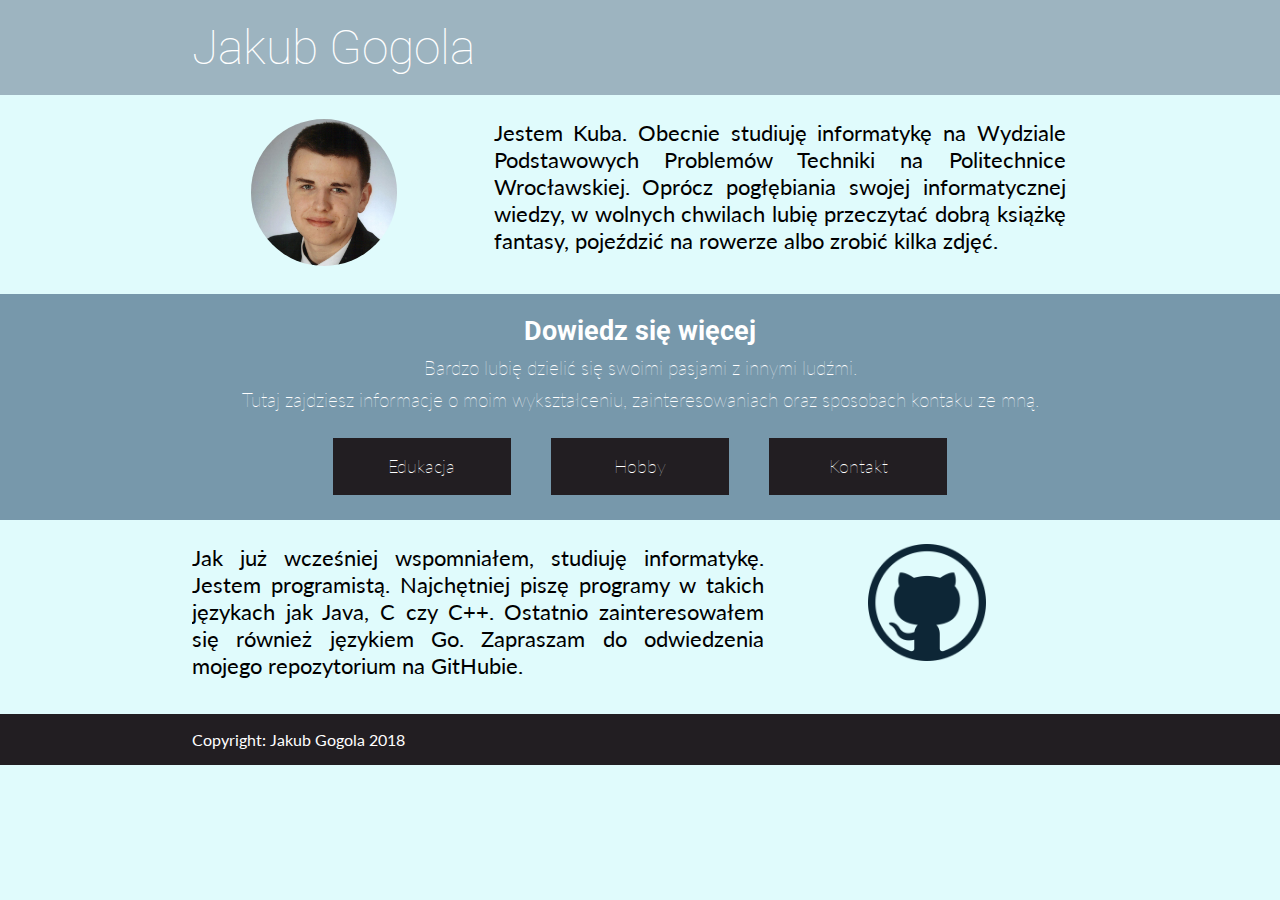
<file: index.html>
<!DOCTYPE html>
<html lang="pl">
<head>
    <meta charset="UTF-8">
    <title>Jakub Gogola</title>
    <meta name="description" content="Strona o mnie i moich zainteresowaniach">
    <meta name="author" content="Jakub Gogola">
    <meta name="viewport" content="width=device-width, initial-scale=1.0">

    <link rel="stylesheet" href="grid.css">
    <link rel="stylesheet" href="style.css">
    <link href="https://fonts.googleapis.com/css?family=Roboto" rel="stylesheet">
    <link href="https://fonts.googleapis.com/css?family=Lato" rel="stylesheet">
</head>
<body>

<header class="roboto-font background-color-1"> Jakub Gogola </header>
<div class="container">
    <div class="row">
        <div class="col-2-6">
            <img src="images/jg.jpg" alt="error" class="author-photo">
        </div>
        <div class="col-4-6">
            <p class="lato-font">
                Jestem Kuba. Obecnie studiuję informatykę na Wydziale Podstawowych Problemów Techniki na Politechnice Wrocławskiej.
                Oprócz pogłębiania swojej informatycznej wiedzy, w wolnych chwilach lubię przeczytać dobrą książkę fantasy, pojeździć na rowerze
                albo zrobić kilka zdjęć.
            </p>
        </div>
    </div>
</div>


<div class="row background-color-2 text-on-background">
    <div class="col-6-6">
        <nav class="menu">
            <div class="roboto-font menu-header">
                Dowiedz się więcej
            </div>
            <p class="menu-info lato-font">
                Bardzo lubię dzielić się swoimi pasjami z innymi ludźmi.
            </p>
            <p class="menu-info lato-font">
                Tutaj zajdziesz informacje o moim wykształceniu, zainteresowaniach oraz sposobach kontaku ze mną.
            </p>
            <ul class="lato-font">
                <li><a href="education.html">Edukacja </a></li>
                <li><a href="hobby.html">Hobby </a></li>
                <li><a href="contact.html">Kontakt </a></li>
            </ul>
        </nav>
    </div>
</div>

<div class="container">
    <div class="row">

        <div class="col-4-6">
            <p class="lato-font">
                Jak już wcześniej wspomniałem, studiuję informatykę. Jestem programistą. Najchętniej piszę programy
                w takich językach jak Java, C czy C++. Ostatnio zainteresowałem się również językiem Go. Zapraszam do odwiedzenia mojego repozytorium na
                <a href="https://github.com/JakubGogola">GitHubie</a>.

            </p>
        </div>

        <div class="col-2-6">
            <img src="images/github.png" alt="error" class="code-icon">
        </div>
    </div>
</div>



<footer class="background-color-3 text-on-background lato-font">
    Copyright: Jakub Gogola 2018
</footer>

</body>
</html>
</file>
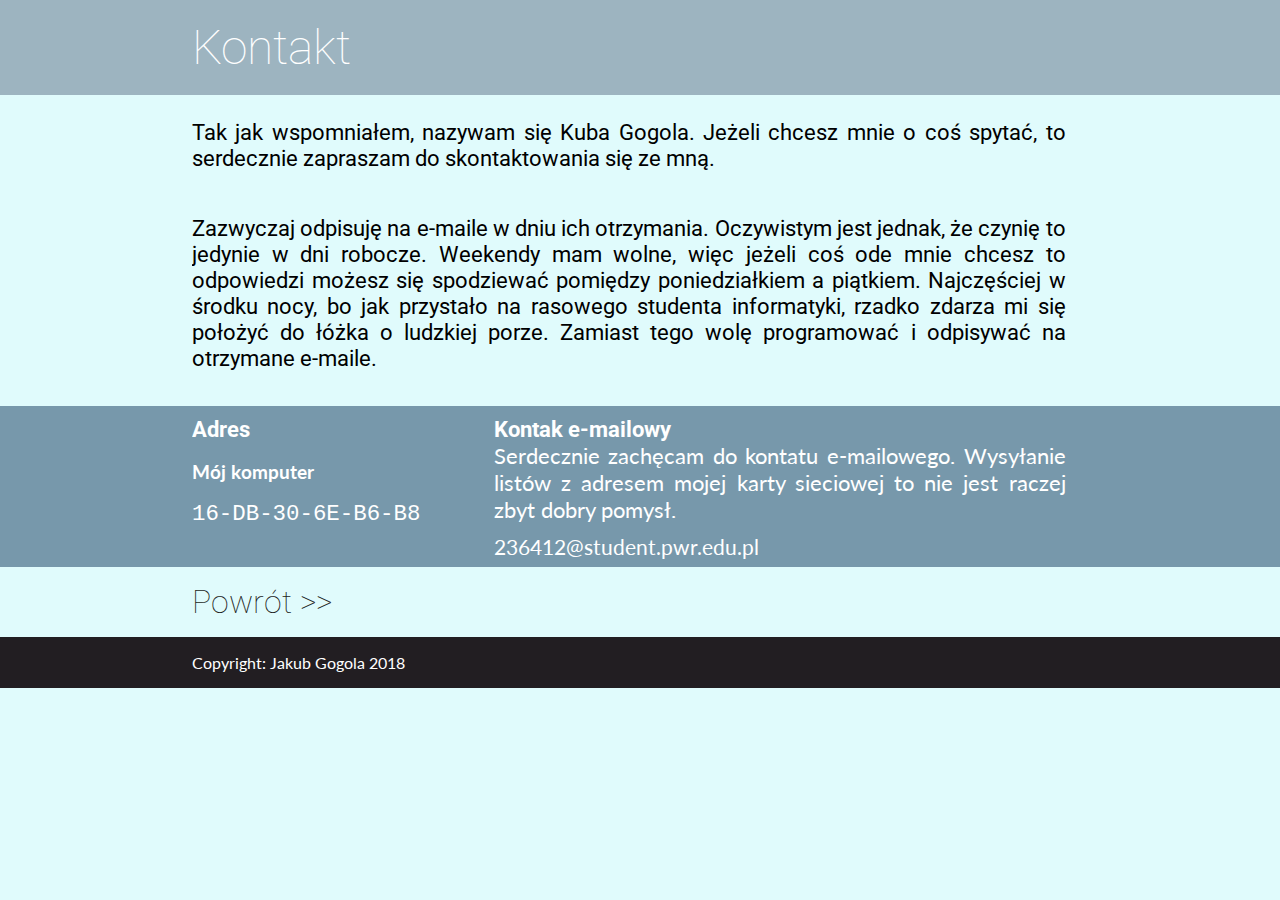
<file: contact.html>
<!DOCTYPE html>
<html lang="pl">
<head>
    <meta charset="UTF-8">
    <title>Jakub Gogola</title>
    <meta name="description" content="Strona o mnie i moich zainteresowaniach">
    <meta name="author" content="Jakub Gogola">
    <meta name="viewport" content="width=device-width, initial-scale=1.0">

    <link rel="stylesheet" href="grid.css">
    <link rel="stylesheet" href="style.css">
    <link href="https://fonts.googleapis.com/css?family=Roboto" rel="stylesheet">
    <link href="https://fonts.googleapis.com/css?family=Lato" rel="stylesheet">
</head>
<body>
<header class="roboto-font background-color-1"> Kontakt </header>

<div class="container">
    <div class="row">
        <div class="col-6-6">
            <p class="roboto-font">
                Tak jak wspomniałem, nazywam się Kuba Gogola. Jeżeli chcesz mnie o coś spytać, to serdecznie zapraszam do skontaktowania się ze mną.
            </p>
        </div>
    </div>
</div>


<div class="container">
    <div class="row">
        <div class="col-6-6">
            <p class="roboto-font">
                Zazwyczaj odpisuję na e-maile w dniu ich otrzymania. Oczywistym jest jednak, że czynię to jedynie w dni robocze. Weekendy mam wolne,
                więc jeżeli coś ode mnie chcesz to odpowiedzi możesz się spodziewać pomiędzy poniedziałkiem a piątkiem. Najczęściej w środku nocy,
                bo jak przystało na rasowego studenta informatyki, rzadko zdarza mi się położyć do łóżka o ludzkiej porze. Zamiast tego wolę programować
                i odpisywać na otrzymane e-maile.
            </p>
        </div>
    </div>
</div>

<div class="banner background-color-2">
    <div class="container">
        <div class="row text-on-background">
            <div class="col-2-6">
                <h2 class="roboto-font"> Adres </h2>
                <h3 class="lato-font">Mój komputer</h3>
                <p class="code-font">
                    16-DB-30-6E-B6-B8
                </p>

            </div>
            <div class="col-4-6">
                <h2 class="roboto-font">Kontak e-mailowy</h2>
                <p class="lato-font">
                    Serdecznie zachęcam do kontatu e-mailowego. Wysyłanie listów z adresem mojej karty sieciowej to nie jest raczej zbyt dobry pomysł.
                </p>
                <a href="mailto:236412@student.pwr.edi.pl" class="lato-font">236412@student.pwr.edu.pl</a>
            </div>
        </div>
    </div>
</div>

<div class="container">
    <div class="return">
        <a href="index.html" class="roboto-font"> Powrót >></a>
    </div>
</div>

<footer class="background-color-3 text-on-background lato-font">
    Copyright: Jakub Gogola 2018
</footer>
</body>
</html>
</file>
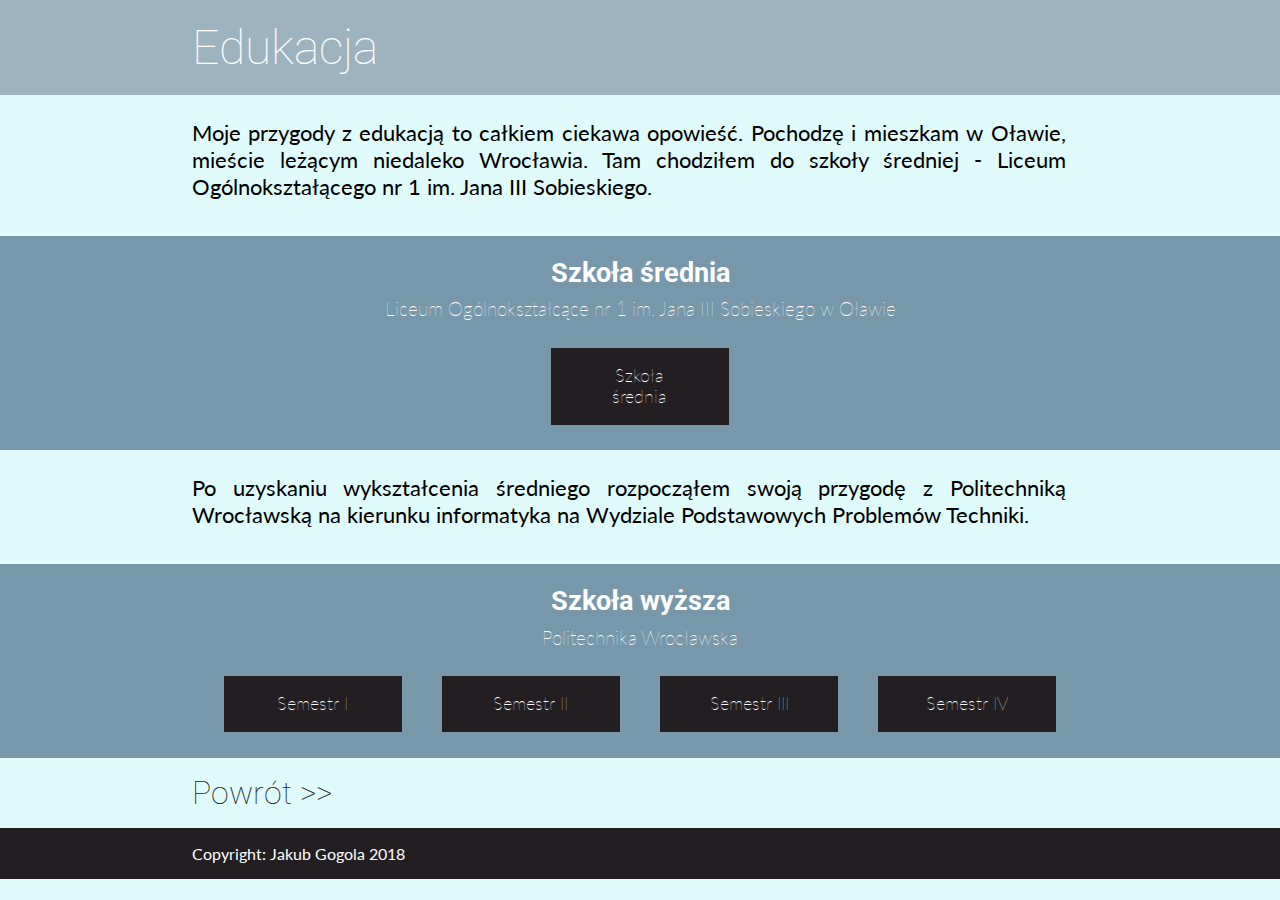
<file: education.html>
<!DOCTYPE html>
<html lang="pl">
<head>
    <meta charset="UTF-8">
    <title>Jakub Gogola</title>
    <meta name="description" content="Strona o mnie i moich zainteresowaniach">
    <meta name="author" content="Jakub Gogola">
    <meta name="viewport" content="width=device-width, initial-scale=1.0">

    <link rel="stylesheet" href="grid.css">
    <link rel="stylesheet" href="style.css">
    <link href="https://fonts.googleapis.com/css?family=Roboto" rel="stylesheet">
    <link href="https://fonts.googleapis.com/css?family=Lato" rel="stylesheet">
</head>
<body>
<header class="roboto-font background-color-1"> Edukacja </header>
<div class="container">
    <div class="row">
        <div class="col-6-6">
            <p class="lato-font">
                Moje przygody z edukacją to całkiem ciekawa opowieść. Pochodzę i mieszkam w Oławie, mieście leżącym niedaleko Wrocławia.
                Tam chodziłem do szkoły średniej - Liceum Ogólnokształącego nr 1 im. Jana III Sobieskiego.
            </p>
        </div>
    </div>
</div>

<div class="row background-color-2 text-on-background">
    <div class="col-6-6">
        <div class="menu">
            <div class="menu-header roboto-font">
                Szkoła średnia
            </div>
            <p class="menu-info lato-font">
                Liceum Ogólnokształcące nr 1 im. Jana III Sobieskiego w Oławie
            </p>
            <ul class="lato-font">
                <li><a href="lo.html">Szkoła średnia</a></li>
            </ul>
        </div>
    </div>
</div>

<div class="container">
    <div class="row">
        <div class="col-6-6">
            <p class="lato-font">
                Po uzyskaniu wykształcenia średniego rozpocząłem swoją przygodę z Politechniką Wrocławską na kierunku informatyka na Wydziale Podstawowych Problemów Techniki.
            </p>
        </div>
    </div>
</div>

<div class="row background-color-2 text-on-background">
    <div class="col-6-6">
        <nav class="menu">
            <div class="menu-header roboto-font">
                Szkoła wyższa
            </div>
            <p class="menu-info lato-font">
                Politechnika Wrocławska
            </p>
            <ul class="lato-font">
                <li><a href="sem1.html">Semestr I</a></li>
                <li><a href="sem2.html">Semestr II</a></li>
                <li><a href="sem3.html">Semestr III</a></li>
                <li><a href="sem4.html">Semestr IV</a></li>
            </ul>
        </nav>
    </div>
</div>

<div class="container">
    <div class="return">
        <a href="index.html" class="roboto-font"> Powrót >></a>
    </div>
</div>

<footer class="background-color-3 text-on-background lato-font">
    Copyright: Jakub Gogola 2018
</footer>
</body>
</html>
</file>
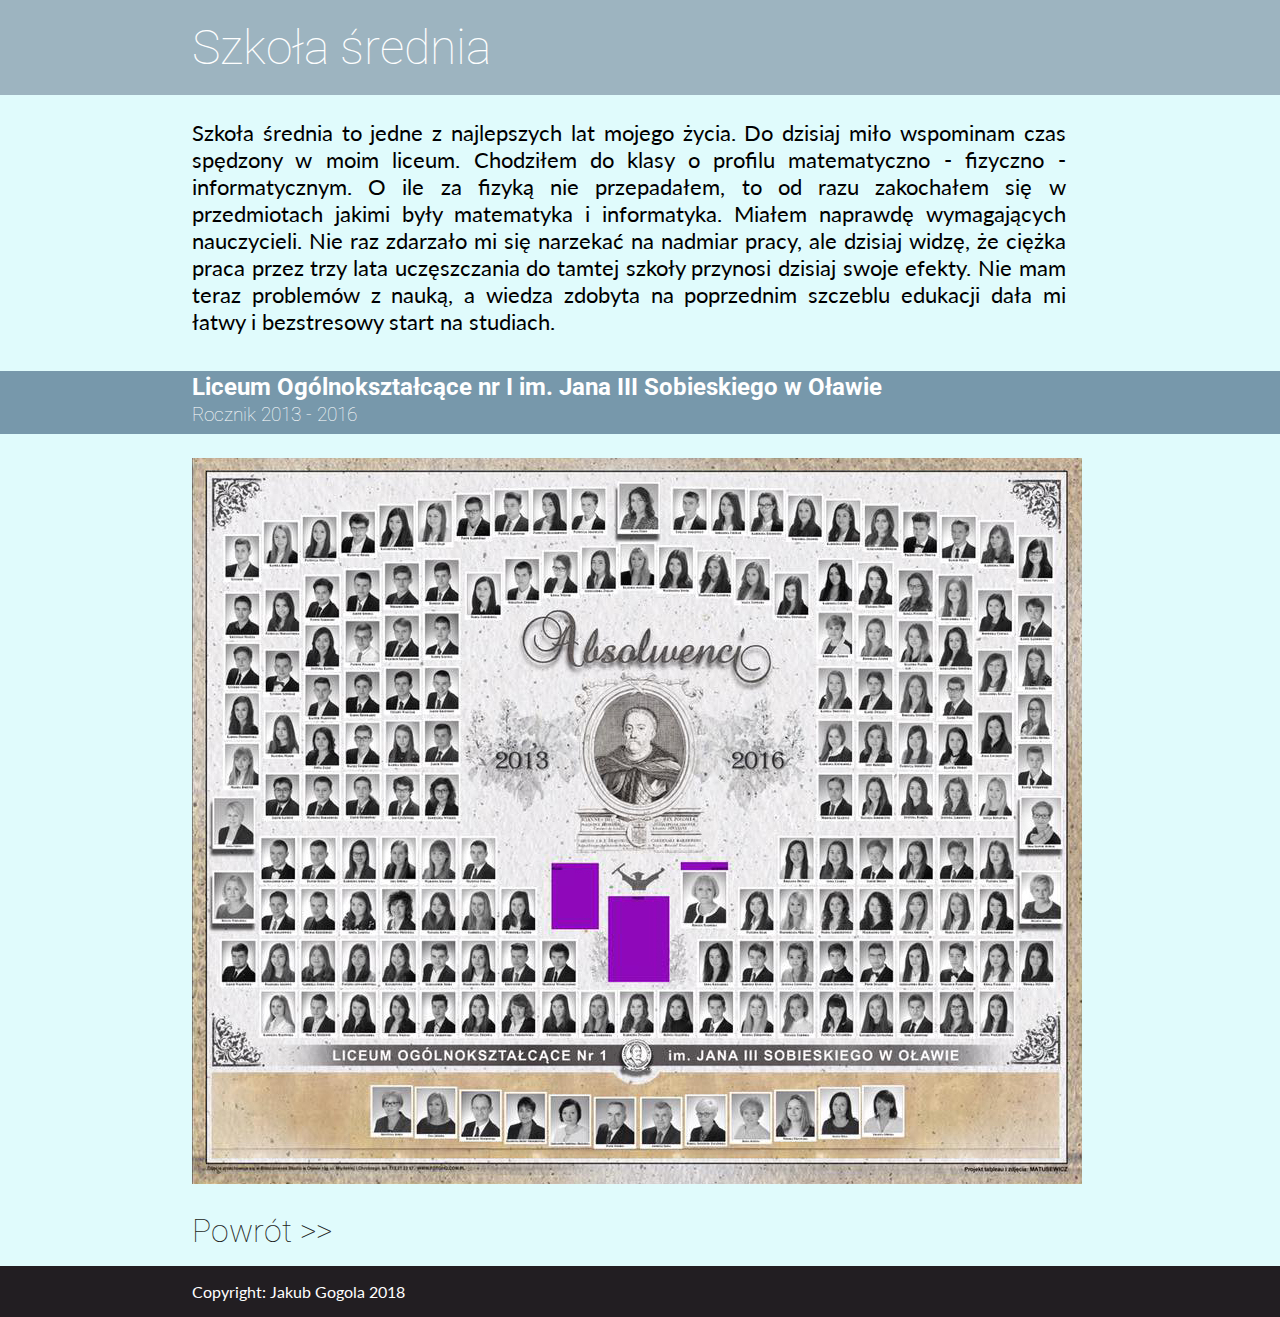
<file: lo.html>
<!DOCTYPE html>
<html lang="pl">
<head>
    <meta charset="UTF-8">
    <title>Jakub Gogola</title>
    <meta name="description" content="Strona o mnie i moich zainteresowaniach">
    <meta name="author" content="Jakub Gogola">
    <meta name="viewport" content="width=device-width, initial-scale=1.0">

    <link rel="stylesheet" href="grid.css">
    <link rel="stylesheet" href="style.css">
    <link href="https://fonts.googleapis.com/css?family=Roboto" rel="stylesheet">
    <link href="https://fonts.googleapis.com/css?family=Lato" rel="stylesheet">
</head>
<body>
<header class="roboto-font background-color-1"> Szkoła średnia </header>
<div class="container">
    <div class="row">
        <div class="col-6-6">
            <p class="lato-font">
                Szkoła średnia to jedne z najlepszych lat mojego życia. Do dzisiaj miło wspominam czas spędzony w moim liceum.
                Chodziłem do klasy o profilu matematyczno - fizyczno - informatycznym. O ile za fizyką nie przepadałem, to od razu
                zakochałem się w przedmiotach jakimi były matematyka i informatyka. Miałem naprawdę wymagających nauczycieli.
                Nie raz zdarzało mi się narzekać na nadmiar pracy, ale dzisiaj widzę, że ciężka praca przez trzy lata uczęszczania
                do tamtej szkoły przynosi dzisiaj swoje efekty. Nie mam teraz problemów z nauką, a wiedza zdobyta na poprzednim
                szczeblu edukacji dała mi łatwy i bezstresowy start na studiach.
            </p>
        </div>
    </div>
</div>

<div class="row background-color-2">
    <div class="col-6-6 text-on-background">
        <div class="subject">
            <h2 class="roboto-font">Liceum Ogólnokształcące nr I im. Jana III Sobieskiego w Oławie</h2>
            <h3 class="roboto-font">Rocznik 2013 - 2016</h3>
        </div>
    </div>
</div>

<div class="container">
    <div class="row">
        <div class="col-6-6">
            <img src="images/lo/absolwenci.jpg" alt="error">
        </div>
    </div>
</div>

<div class="container">
    <div class="return">
        <a href="education.html" class="roboto-font"> Powrót >></a>
    </div>
</div>


<footer class="background-color-3 text-on-background lato-font">
    Copyright: Jakub Gogola 2018
</footer>
</body>
</html>
</file>
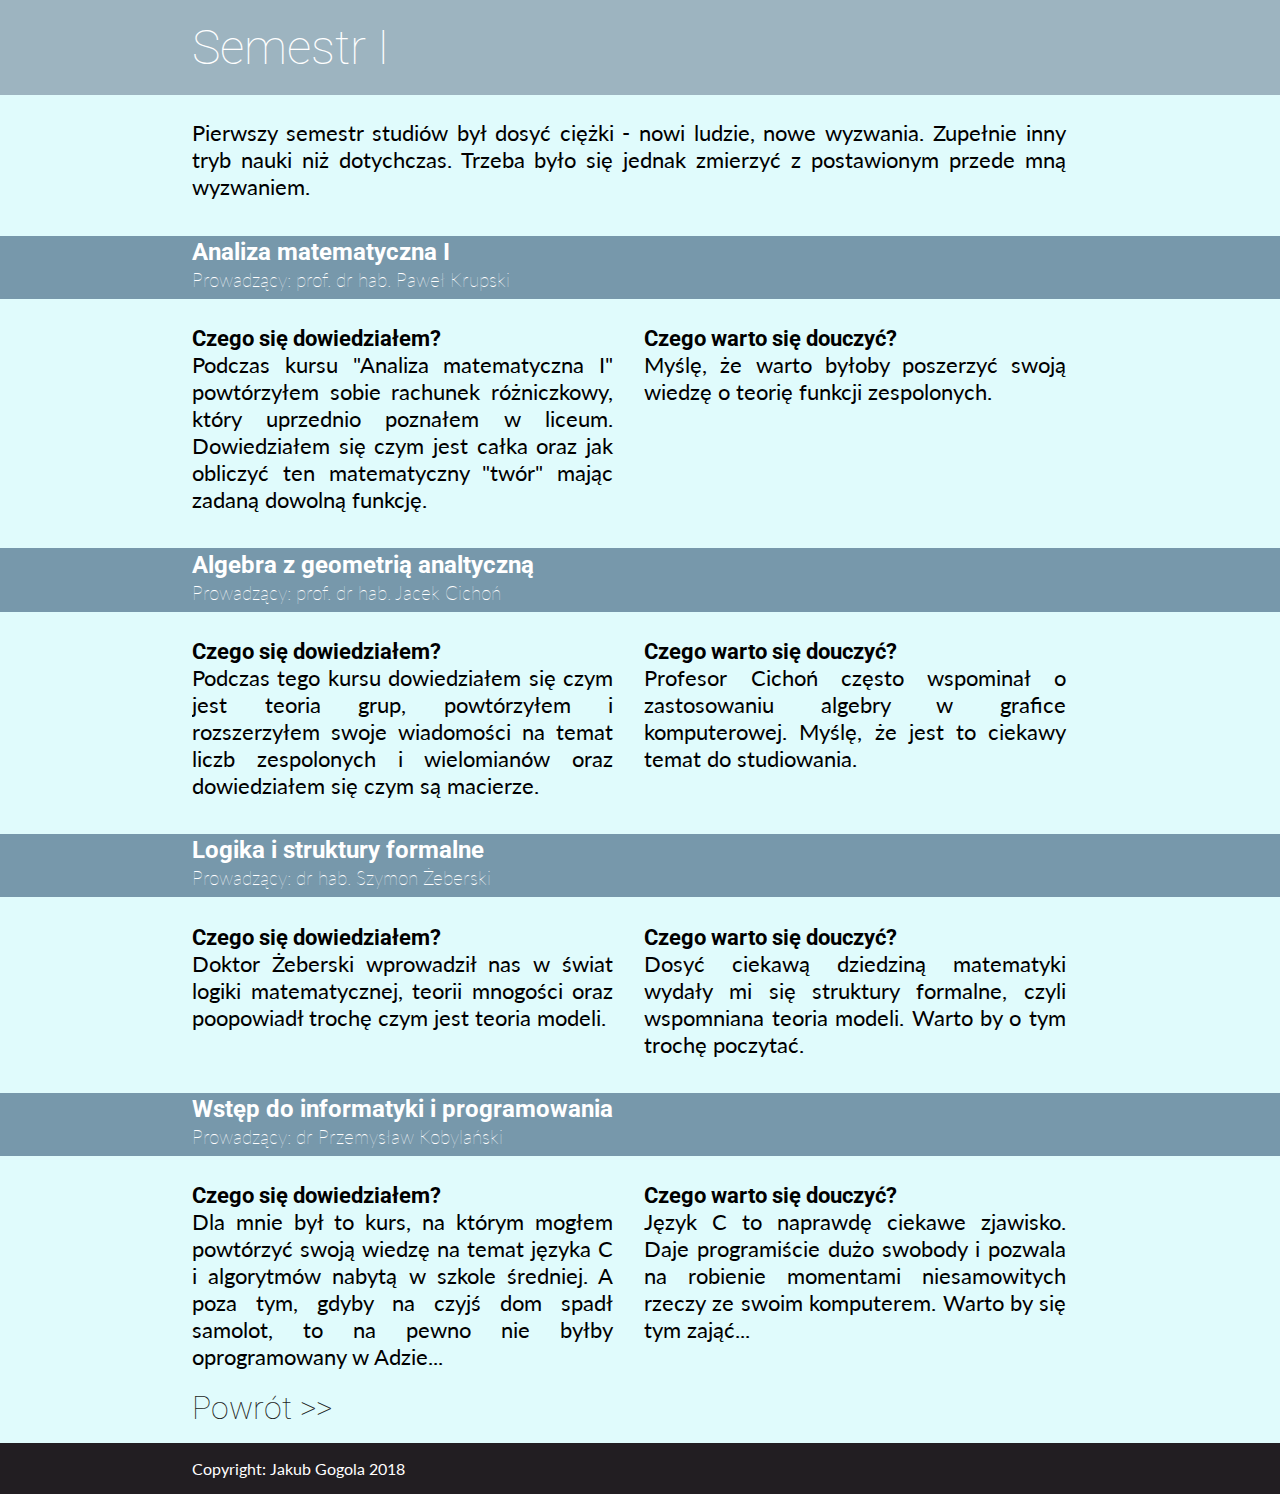
<file: sem1.html>
<!DOCTYPE html>
<html lang="pl">
<head>
    <meta charset="UTF-8">
    <title>Jakub Gogola</title>
    <meta name="description" content="Strona o mnie i moich zainteresowaniach">
    <meta name="author" content="Jakub Gogola">
    <meta name="viewport" content="width=device-width, initial-scale=1.0">

    <link rel="stylesheet" href="grid.css">
    <link rel="stylesheet" href="style.css">
    <link href="https://fonts.googleapis.com/css?family=Roboto" rel="stylesheet">
    <link href="https://fonts.googleapis.com/css?family=Lato" rel="stylesheet">
</head>
<body>
<header class="roboto-font background-color-1"> Semestr I </header>
<div class="container">
    <div class="row">
        <div class="col-6-6">
            <p class="lato-font">
                Pierwszy semestr studiów był dosyć ciężki - nowi ludzie, nowe wyzwania. Zupełnie inny tryb nauki niż dotychczas.
                Trzeba było się jednak zmierzyć z postawionym przede mną wyzwaniem.
            </p>
        </div>
    </div>
</div>

<div class="row background-color-2">
    <div class="col-6-6 text-on-background">
        <div class="subject">
            <h2 class="roboto-font">Analiza matematyczna I</h2>
            <h3 class="lato-font">Prowadzący: prof. dr hab. Paweł Krupski</h3>
        </div>
    </div>
</div>
<div class="container">
    <div class="row">
        <div class="col-3-6">
            <h2 class="roboto-font">Czego się dowiedziałem?</h2>
            <p class="lato-font">
                Podczas kursu "Analiza matematyczna I" powtórzyłem sobie rachunek różniczkowy, który uprzednio poznałem w liceum.
                Dowiedziałem się czym jest całka oraz jak obliczyć ten matematyczny "twór" mając zadaną dowolną funkcję.
            </p>
        </div>
        <div class="col-3-6">
            <h2 class="roboto-font">Czego warto się douczyć?</h2>
            <p class="lato-font">
                Myślę, że warto byłoby poszerzyć swoją wiedzę o teorię funkcji zespolonych.
            </p>
        </div>
    </div>
</div>

<div class="row background-color-2">
    <div class="col-6-6 text-on-background">
        <div class="subject">
            <h2 class="roboto-font">Algebra z geometrią analtyczną</h2>
            <h3 class="lato-font">Prowadzący: prof. dr hab. Jacek Cichoń</h3>
        </div>
    </div>
</div>
<div class="container">
    <div class="row">
        <div class="col-3-6">
            <h2 class="roboto-font">Czego się dowiedziałem?</h2>
            <p class="lato-font">
                Podczas tego kursu dowiedziałem się czym jest teoria grup, powtórzyłem i rozszerzyłem swoje wiadomości na temat liczb zespolonych
                i wielomianów oraz dowiedziałem się czym są macierze.
            </p>
        </div>
        <div class="col-3-6">
            <h2 class="roboto-font">Czego warto się douczyć?</h2>
            <p class="lato-font">
                Profesor Cichoń często wspominał o zastosowaniu algebry w grafice komputerowej. Myślę, że jest to ciekawy temat do studiowania.
            </p>
        </div>
    </div>
</div>

<div class="row background-color-2">
    <div class="col-6-6 text-on-background">
        <div class="subject">
            <h2 class="roboto-font">Logika i struktury formalne</h2>
            <h3 class="lato-font">Prowadzący: dr hab. Szymon Żeberski</h3>
        </div>
    </div>
</div>
<div class="container">
    <div class="row">
        <div class="col-3-6">
            <h2 class="roboto-font">Czego się dowiedziałem?</h2>
            <p class="lato-font">
                Doktor Żeberski wprowadził nas w świat logiki matematycznej, teorii mnogości oraz poopowiadł trochę czym jest teoria modeli.
            </p>
        </div>
        <div class="col-3-6">
            <h2 class="roboto-font">Czego warto się douczyć?</h2>
            <p class="lato-font">
                Dosyć ciekawą dziedziną matematyki wydały mi się struktury formalne, czyli wspomniana teoria modeli. Warto by o tym trochę poczytać.
            </p>
        </div>
    </div>
</div>

<div class="row background-color-2">
    <div class="col-6-6 text-on-background">
        <div class="subject">
            <h2 class="roboto-font">Wstęp do informatyki i programowania</h2>
            <h3 class="lato-font">Prowadzący: dr Przemysław Kobylański</h3>
        </div>
    </div>
</div>
<div class="container">
    <div class="row">
        <div class="col-3-6">
            <h2 class="roboto-font">Czego się dowiedziałem?</h2>
            <p class="lato-font">
                Dla mnie był to kurs, na którym mogłem powtórzyć swoją wiedzę na temat języka C i algorytmów nabytą w szkole średniej. A poza tym,
                gdyby na czyjś dom spadł samolot, to na pewno nie byłby oprogramowany w Adzie...
            </p>
        </div>
        <div class="col-3-6">
            <h2 class="roboto-font">Czego warto się douczyć?</h2>
            <p class="lato-font">
                Język C to naprawdę ciekawe zjawisko. Daje programiście dużo swobody i pozwala na robienie momentami
                niesamowitych rzeczy ze swoim komputerem. Warto by się tym zająć...
            </p>
        </div>
    </div>

    <div class="return">
        <a href="education.html" class="roboto-font"> Powrót >></a>
    </div>
</div>

<footer class="background-color-3 text-on-background lato-font">
    Copyright: Jakub Gogola 2018
</footer>
</body>
</html>
</file>
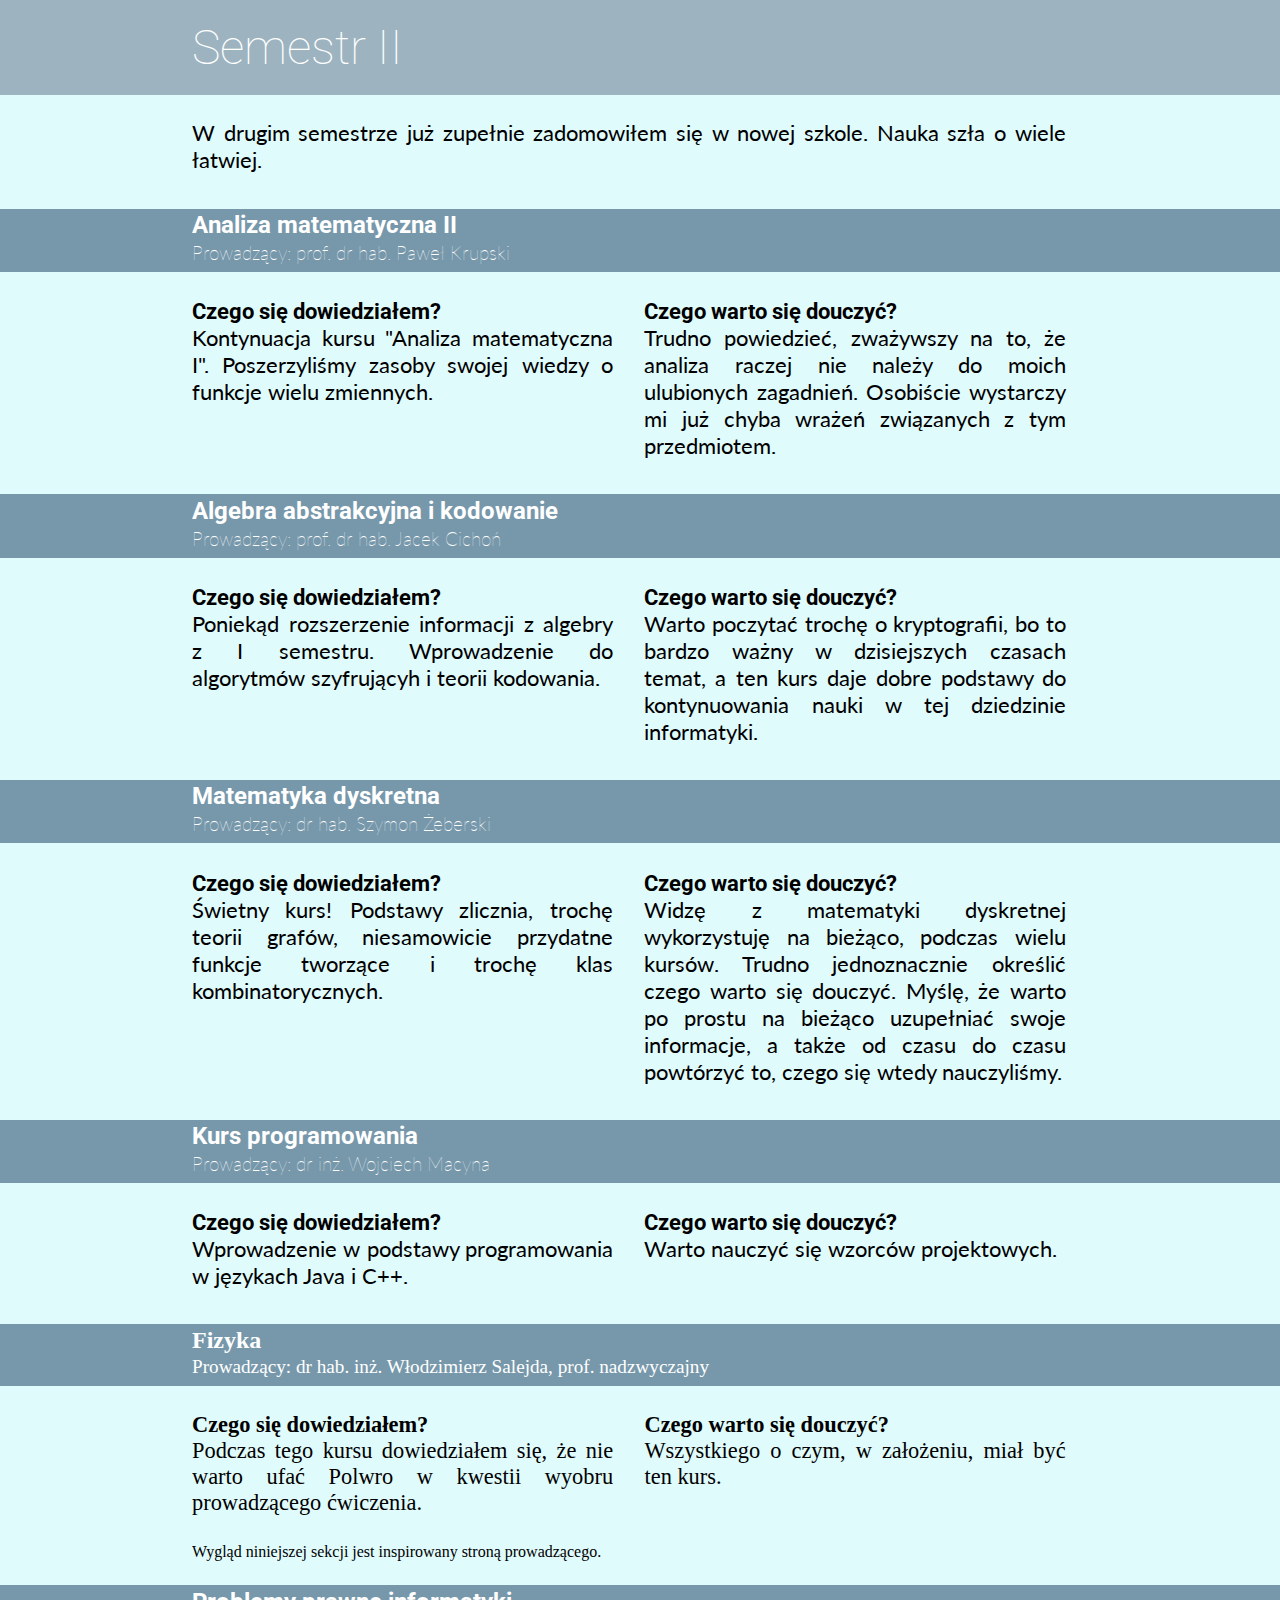
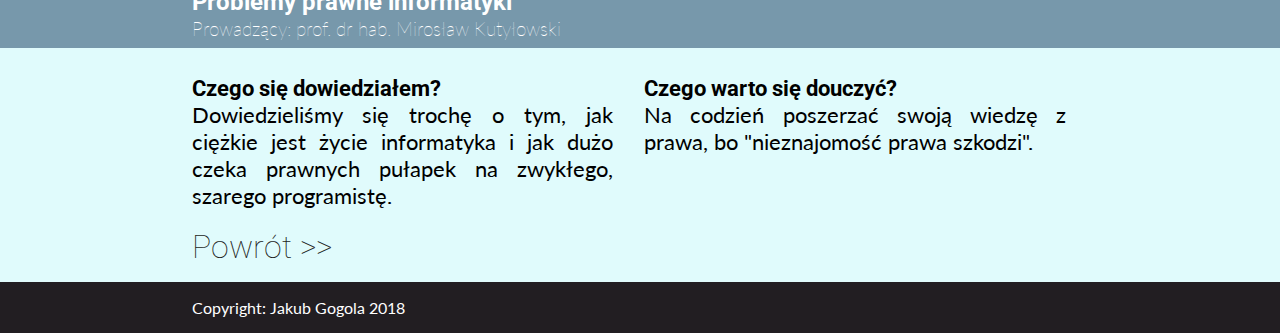
<file: sem2.html>
<!DOCTYPE html>
<html lang="pl">
<head>
    <meta charset="UTF-8">
    <title>Jakub Gogola</title>
    <meta name="description" content="Strona o mnie i moich zainteresowaniach">
    <meta name="author" content="Jakub Gogola">
    <meta name="viewport" content="width=device-width, initial-scale=1.0">

    <link rel="stylesheet" href="grid.css">
    <link rel="stylesheet" href="style.css">
    <link href="https://fonts.googleapis.com/css?family=Roboto" rel="stylesheet">
    <link href="https://fonts.googleapis.com/css?family=Lato" rel="stylesheet">
</head>
<body>
<header class="roboto-font background-color-1"> Semestr II </header>
<div class="container">
    <div class="row">
        <div class="col-6-6">
            <p class="lato-font">
                W drugim semestrze już zupełnie zadomowiłem się w nowej szkole. Nauka szła o wiele łatwiej.
            </p>
        </div>
    </div>
</div>

<div class="row background-color-2">
    <div class="col-6-6 text-on-background">
        <div class="subject">
            <h2 class="roboto-font">Analiza matematyczna II</h2>
            <h3 class="lato-font">Prowadzący: prof. dr hab. Paweł Krupski</h3>
        </div>
    </div>
</div>
<div class="container">
    <div class="row">
        <div class="col-3-6">
            <h2 class="roboto-font">Czego się dowiedziałem?</h2>
            <p class="lato-font">
                Kontynuacja kursu "Analiza matematyczna I". Poszerzyliśmy zasoby swojej wiedzy o funkcje wielu zmiennych.
            </p>
        </div>
        <div class="col-3-6">
            <h2 class="roboto-font">Czego warto się douczyć?</h2>
            <p class="lato-font">
                Trudno powiedzieć, zważywszy na to, że analiza raczej nie należy do moich ulubionych zagadnień.
                Osobiście wystarczy mi już chyba wrażeń związanych z tym przedmiotem.
            </p>
        </div>
    </div>
</div>

<div class="row background-color-2">
    <div class="col-6-6 text-on-background">
        <div class="subject">
            <h2 class="roboto-font">Algebra abstrakcyjna i kodowanie</h2>
            <h3 class="lato-font">Prowadzący: prof. dr hab. Jacek Cichoń</h3>
        </div>
    </div>
</div>
<div class="container">
    <div class="row">
        <div class="col-3-6">
            <h2 class="roboto-font">Czego się dowiedziałem?</h2>
            <p class="lato-font">
                Poniekąd rozszerzenie informacji z algebry z I semestru. Wprowadzenie do algorytmów szyfrującyh i teorii kodowania.
            </p>
        </div>
        <div class="col-3-6">
            <h2 class="roboto-font">Czego warto się douczyć?</h2>
            <p class="lato-font">
                Warto poczytać trochę o kryptografii, bo to bardzo ważny w dzisiejszych czasach temat, a ten kurs daje dobre podstawy
                do kontynuowania nauki w tej dziedzinie informatyki.
            </p>
        </div>
    </div>
</div>

<div class="row background-color-2">
    <div class="col-6-6 text-on-background">
        <div class="subject">
            <h2 class="roboto-font">Matematyka dyskretna</h2>
            <h3 class="lato-font">Prowadzący: dr hab. Szymon Żeberski</h3>
        </div>
    </div>
</div>
<div class="container">
    <div class="row">
        <div class="col-3-6">
            <h2 class="roboto-font">Czego się dowiedziałem?</h2>
            <p class="lato-font">
                Świetny kurs! Podstawy zlicznia, trochę teorii grafów, niesamowicie przydatne funkcje tworzące i trochę klas kombinatorycznych.
            </p>
        </div>
        <div class="col-3-6">
            <h2 class="roboto-font">Czego warto się douczyć?</h2>
            <p class="lato-font">
                Widzę z matematyki dyskretnej wykorzystuję na bieżąco, podczas wielu kursów. Trudno jednoznacznie określić czego warto się douczyć.
                Myślę, że warto po prostu na bieżąco uzupełniać swoje informacje, a także od czasu do czasu powtórzyć to, czego się wtedy nauczyliśmy.
            </p>
        </div>
    </div>
</div>

<div class="row background-color-2">
    <div class="col-6-6 text-on-background">
        <div class="subject">
            <h2 class="roboto-font">Kurs programowania</h2>
            <h3 class="lato-font">Prowadzący: dr inż. Wojciech Macyna</h3>
        </div>
    </div>
</div>
<div class="container">
    <div class="row">
        <div class="col-3-6">
            <h2 class="roboto-font">Czego się dowiedziałem?</h2>
            <p class="lato-font">
                Wprowadzenie w podstawy programowania w językach Java i C++.
            </p>
        </div>
        <div class="col-3-6">
            <h2 class="roboto-font">Czego warto się douczyć?</h2>
            <p class="lato-font">
                Warto nauczyć się wzorców projektowych.
            </p>
        </div>
    </div>
</div>

<div class="row background-color-2">
    <div class="col-6-6 text-on-background">
        <div class="subject">
            <h2 class="physic-style">Fizyka</h2>
            <h3 class="physic-style">Prowadzący: dr hab. inż. Włodzimierz Salejda, prof. nadzwyczajny</h3>
        </div>
    </div>
</div>
<div class="container">
    <div class="row">
        <div class="col-3-6">
            <h2 class="physic-style">Czego się dowiedziałem?</h2>
            <p class="physic-style">
                Podczas tego kursu dowiedziałem się, że nie warto ufać Polwro w kwestii wyobru prowadzącego ćwiczenia.
            </p>
        </div>
        <div class="col-3-6">
            <h2 class="physic-style">Czego warto się douczyć?</h2>
            <p class="physic-style">
                Wszystkiego o czym, w założeniu, miał być ten kurs.
            </p>
        </div>
    </div>
    <div class="row">
        <div class="col-6-6 physic-style">
            Wygląd niniejszej sekcji jest inspirowany <a href="http://www.if.pwr.wroc.pl/~wsalejda/">stroną prowadzącego.</a>
        </div>
    </div>
</div>

<div class="row background-color-2">
    <div class="col-6-6 text-on-background">
        <div class="subject">
            <h2 class="roboto-font">Problemy prawne informatyki</h2>
            <h3 class="lato-font">Prowadzący: prof. dr hab. Mirosław Kutyłowski</h3>
        </div>
    </div>
</div>
<div class="container">
    <div class="row">
        <div class="col-3-6">
            <h2 class="roboto-font">Czego się dowiedziałem?</h2>
            <p class="lato-font">
                Dowiedzieliśmy się trochę o tym, jak ciężkie jest życie informatyka i jak dużo czeka prawnych pułapek na zwykłego,
                szarego programistę.
            </p>
        </div>
        <div class="col-3-6">
            <h2 class="roboto-font">Czego warto się douczyć?</h2>
            <p class="lato-font">
                Na codzień poszerzać swoją wiedzę z prawa, bo "nieznajomość prawa szkodzi".
            </p>
        </div>
    </div>

    <div class="return">
        <a href="education.html" class="roboto-font"> Powrót >></a>
    </div>
</div>

<footer class="background-color-3 text-on-background lato-font">
    Copyright: Jakub Gogola 2018
</footer>
</body>
</html>
</file>
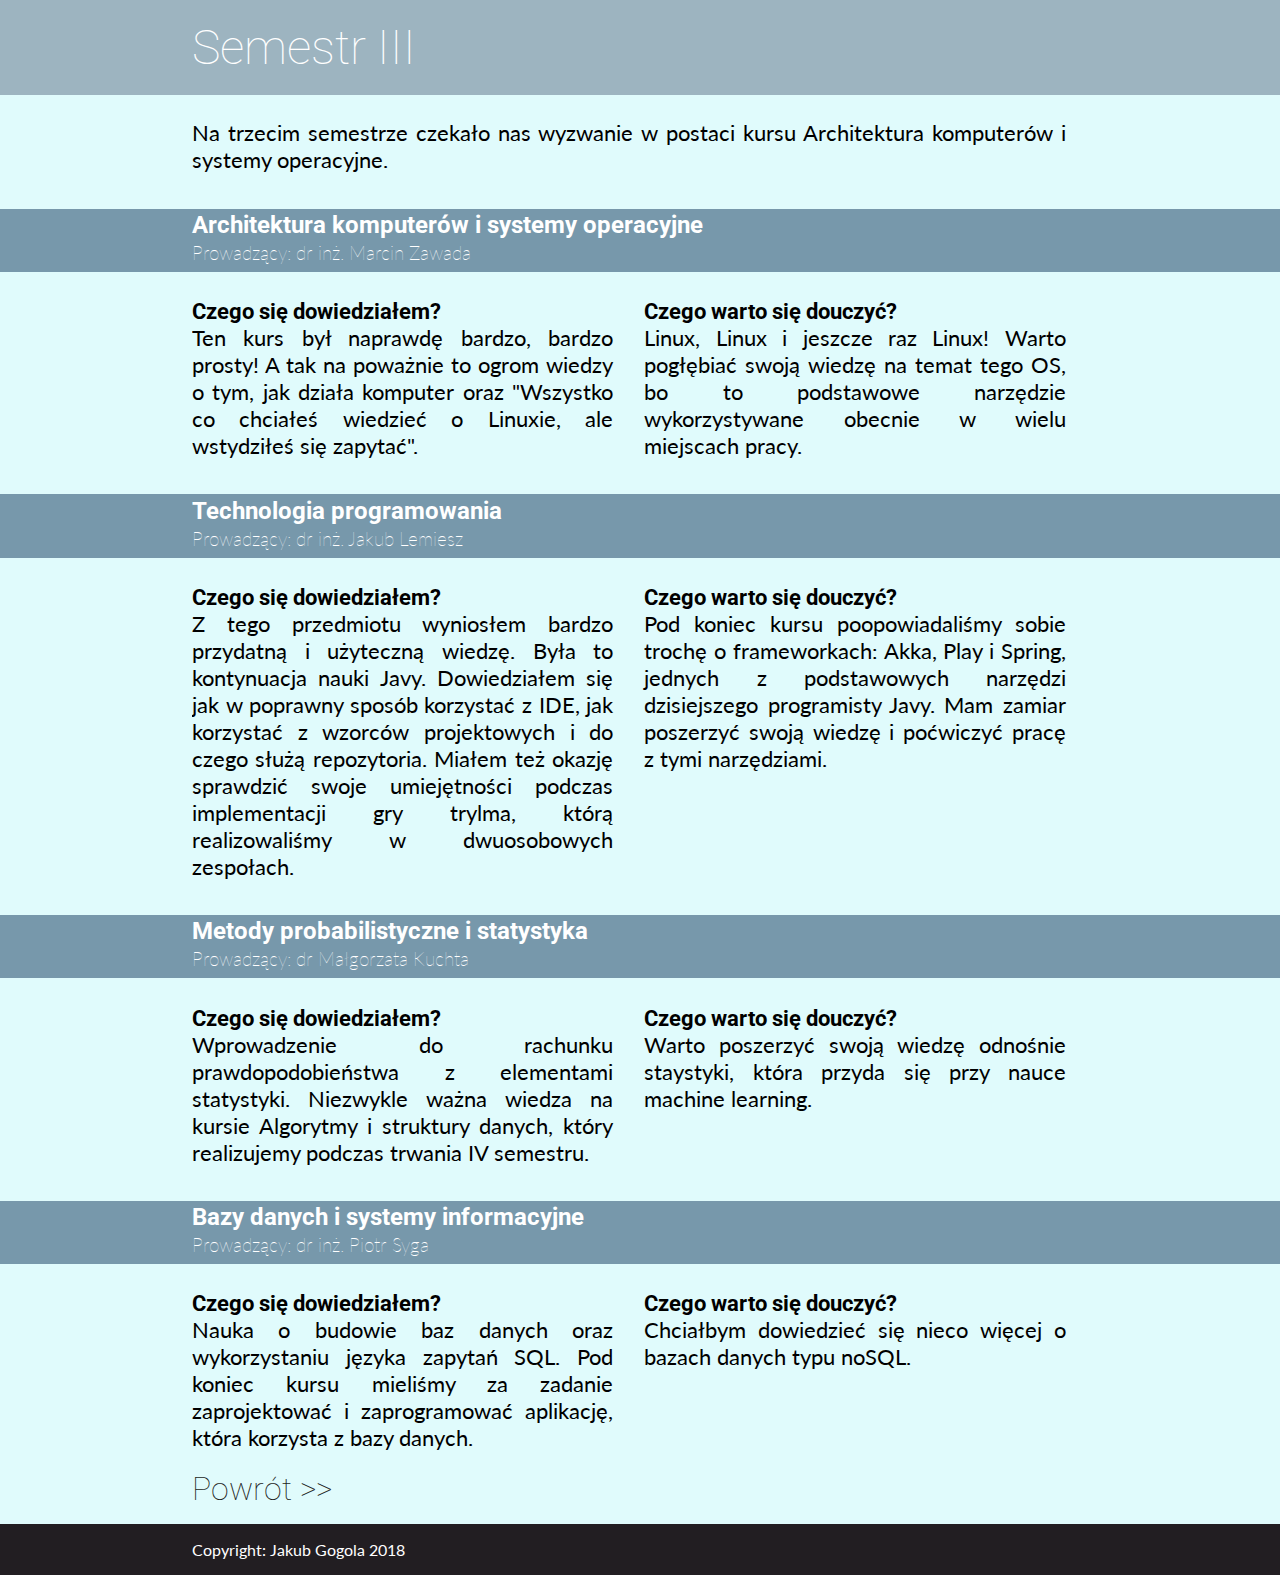
<file: sem3.html>
<!DOCTYPE html>
<html lang="pl">
<head>
    <meta charset="UTF-8">
    <title>Jakub Gogola</title>
    <meta name="description" content="Strona o mnie i moich zainteresowaniach">
    <meta name="author" content="Jakub Gogola">
    <meta name="viewport" content="width=device-width, initial-scale=1.0">

    <link rel="stylesheet" href="grid.css">
    <link rel="stylesheet" href="style.css">
    <link href="https://fonts.googleapis.com/css?family=Roboto" rel="stylesheet">
    <link href="https://fonts.googleapis.com/css?family=Lato" rel="stylesheet">
</head>
<body>

<header class="roboto-font background-color-1"> Semestr III </header>

<div class="container">
    <div class="row">
        <div class="col-6-6">
            <p class="lato-font">
                Na trzecim semestrze czekało nas wyzwanie w postaci kursu Architektura komputerów i systemy operacyjne.
            </p>
        </div>
    </div>
</div>

<div class="row background-color-2">
    <div class="col-6-6 text-on-background">
        <div class="subject">
            <h2 class="roboto-font">Architektura komputerów i systemy operacyjne</h2>
            <h3 class="lato-font">Prowadzący: dr inż. Marcin Zawada</h3>
        </div>
    </div>
</div>
<div class="container">
    <div class="row">
        <div class="col-3-6">
            <h2 class="roboto-font">Czego się dowiedziałem?</h2>
            <p class="lato-font">
                Ten kurs był naprawdę bardzo, bardzo prosty! A tak na poważnie to ogrom wiedzy o tym, jak działa komputer
                oraz "Wszystko co chciałeś wiedzieć o Linuxie, ale wstydziłeś się zapytać".
            </p>
        </div>
        <div class="col-3-6">
            <h2 class="roboto-font">Czego warto się douczyć?</h2>
            <p class="lato-font">
                Linux, Linux i jeszcze raz Linux! Warto pogłębiać swoją wiedzę na temat tego OS, bo to podstawowe narzędzie wykorzystywane
                obecnie w wielu miejscach pracy.
            </p>
        </div>
    </div>
</div>

<div class="row background-color-2">
    <div class="col-6-6 text-on-background">
        <div class="subject">
            <h2 class="roboto-font">Technologia programowania</h2>
            <h3 class="lato-font">Prowadzący: dr inż. Jakub Lemiesz</h3>
        </div>
    </div>
</div>
<div class="container">
    <div class="row">
        <div class="col-3-6">
            <h2 class="roboto-font">Czego się dowiedziałem?</h2>
            <p class="lato-font">
                Z tego przedmiotu wyniosłem bardzo przydatną i użyteczną wiedzę. Była to kontynuacja nauki Javy.
                Dowiedziałem się jak w poprawny sposób korzystać z IDE, jak korzystać z wzorców projektowych i do czego służą repozytoria.
                Miałem też okazję sprawdzić swoje umiejętności podczas implementacji gry trylma, którą realizowaliśmy w dwuosobowych
                zespołach.
            </p>
        </div>
        <div class="col-3-6">
            <h2 class="roboto-font">Czego warto się douczyć?</h2>
            <p class="lato-font">
                Pod koniec kursu poopowiadaliśmy sobie trochę o frameworkach: Akka, Play i Spring, jednych z podstawowych narzędzi dzisiejszego
                programisty Javy. Mam zamiar poszerzyć swoją wiedzę i poćwiczyć pracę z tymi narzędziami.
            </p>
        </div>
    </div>
</div>

<div class="row background-color-2">
    <div class="col-6-6 text-on-background">
        <div class="subject">
            <h2 class="roboto-font">Metody probabilistyczne i statystyka</h2>
            <h3 class="lato-font">Prowadzący: dr Małgorzata Kuchta</h3>
        </div>
    </div>
</div>
<div class="container">
    <div class="row">
        <div class="col-3-6">
            <h2 class="roboto-font">Czego się dowiedziałem?</h2>
            <p class="lato-font">
                Wprowadzenie do rachunku prawdopodobieństwa z elementami statystyki. Niezwykle ważna wiedza na kursie
                Algorytmy i struktury danych, który realizujemy podczas trwania IV semestru.
            </p>
        </div>
        <div class="col-3-6">
            <h2 class="roboto-font">Czego warto się douczyć?</h2>
            <p class="lato-font">
                Warto poszerzyć swoją wiedzę odnośnie staystyki, która przyda się przy nauce machine learning.
            </p>
        </div>
    </div>
</div>

<div class="row background-color-2">
    <div class="col-6-6 text-on-background">
        <div class="subject">
            <h2 class="roboto-font">Bazy danych i systemy informacyjne</h2>
            <h3 class="lato-font">Prowadzący: dr inż. Piotr Syga</h3>
        </div>
    </div>
</div>
<div class="container">
    <div class="row">
        <div class="col-3-6">
            <h2 class="roboto-font">Czego się dowiedziałem?</h2>
            <p class="lato-font">
                Nauka o budowie baz danych oraz wykorzystaniu języka zapytań SQL. Pod koniec kursu mieliśmy za zadanie zaprojektować
                i zaprogramować aplikację, która korzysta z bazy danych.
            </p>
        </div>
        <div class="col-3-6">
            <h2 class="roboto-font">Czego warto się douczyć?</h2>
            <p class="lato-font">
                Chciałbym dowiedzieć się nieco więcej o bazach danych typu noSQL.
            </p>
        </div>
    </div>

    <div class="return">
        <a href="education.html" class="roboto-font"> Powrót >></a>
    </div>
</div>



<footer class="background-color-3 text-on-background lato-font">
    Copyright: Jakub Gogola 2018
</footer>
</body>
</html>
</file>
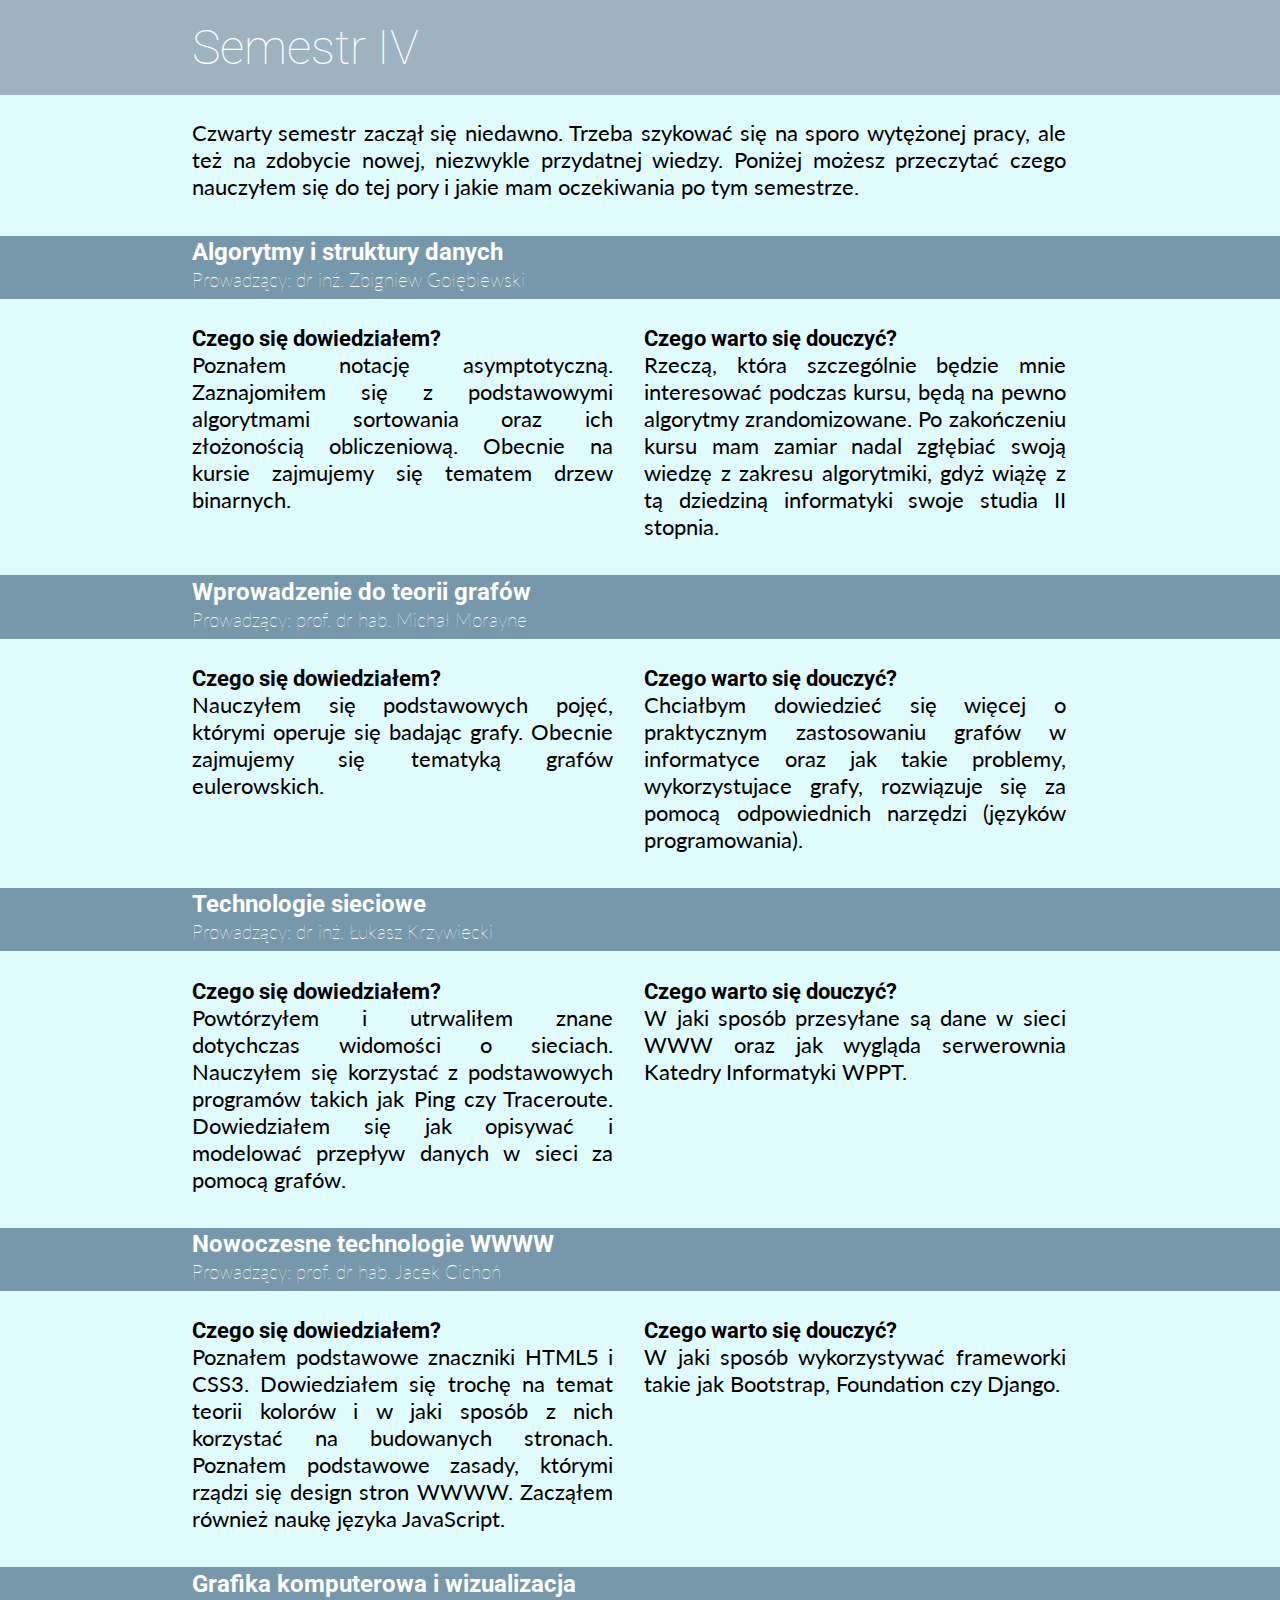
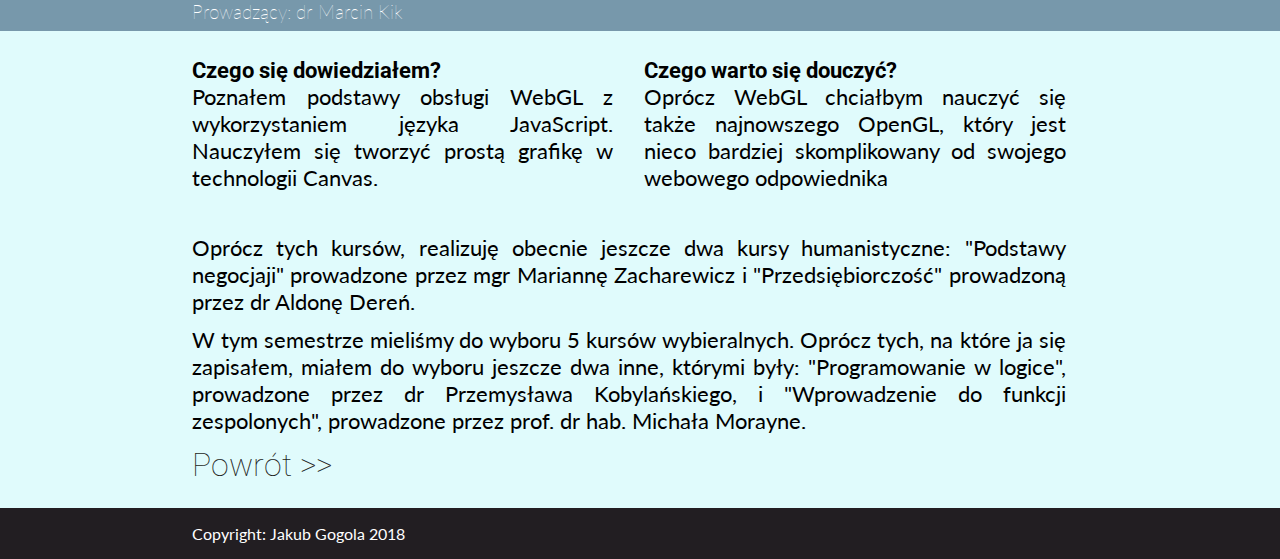
<file: sem4.html>
<!DOCTYPE html>
<html lang="pl">
<head>
    <meta charset="UTF-8">
    <title>Jakub Gogola</title>
    <meta name="description" content="Strona o mnie i moich zainteresowaniach">
    <meta name="author" content="Jakub Gogola">
    <meta name="viewport" content="width=device-width, initial-scale=1.0">

    <link rel="stylesheet" href="grid.css">
    <link rel="stylesheet" href="style.css">
    <link href="https://fonts.googleapis.com/css?family=Roboto" rel="stylesheet">
    <link href="https://fonts.googleapis.com/css?family=Lato" rel="stylesheet">
</head>
<body>

<header class="roboto-font background-color-1"> Semestr IV </header>

<div class="container">
    <div class="row">
        <div class="col-6-6">
            <p class="lato-font">
                Czwarty semestr zaczął się niedawno. Trzeba szykować się na sporo wytężonej pracy, ale też na zdobycie nowej, niezwykle
                przydatnej wiedzy. Poniżej możesz przeczytać czego nauczyłem się do tej pory i jakie mam oczekiwania po tym semestrze.
            </p>
        </div>
    </div>
</div>

<div class="row background-color-2">
    <div class="col-6-6 text-on-background">
        <div class="subject">
            <h2 class="roboto-font">Algorytmy i struktury danych</h2>
            <h3 class="lato-font">Prowadzący: dr inż. Zbigniew Gołębiewski</h3>
        </div>
    </div>
</div>
<div class="container">
    <div class="row">
        <div class="col-3-6">
            <h2 class="roboto-font">Czego się dowiedziałem?</h2>
            <p class="lato-font">
                Poznałem notację asymptotyczną. Zaznajomiłem się z podstawowymi algorytmami sortowania oraz ich złożonością obliczeniową.
                Obecnie na kursie zajmujemy się tematem drzew binarnych.
            </p>
        </div>
        <div class="col-3-6">
            <h2 class="roboto-font">Czego warto się douczyć?</h2>
            <p class="lato-font">
                Rzeczą, która szczególnie będzie mnie interesować podczas kursu, będą na pewno algorytmy zrandomizowane. Po zakończeniu
                kursu mam zamiar nadal zgłębiać swoją wiedzę z zakresu algorytmiki, gdyż wiążę z tą dziedziną informatyki swoje studia
                II stopnia.
            </p>
        </div>
    </div>
</div>

<div class="row background-color-2">
    <div class="col-6-6 text-on-background">
        <div class="subject">
            <h2 class="roboto-font">Wprowadzenie do teorii grafów</h2>
            <h3 class="lato-font">Prowadzący: prof. dr hab. Michał Morayne</h3>
        </div>
    </div>
</div>
<div class="container">
    <div class="row">
        <div class="col-3-6">
            <h2 class="roboto-font">Czego się dowiedziałem?</h2>
            <p class="lato-font">
                Nauczyłem się podstawowych pojęć, którymi operuje się badając grafy. Obecnie zajmujemy się tematyką grafów eulerowskich.
            </p>
        </div>
        <div class="col-3-6">
            <h2 class="roboto-font">Czego warto się douczyć?</h2>
            <p class="lato-font">
                Chciałbym dowiedzieć się więcej o praktycznym zastosowaniu grafów w informatyce oraz jak takie problemy, wykorzystujace grafy,
                rozwiązuje się za pomocą odpowiednich narzędzi (języków programowania).
            </p>
        </div>
    </div>
</div>

<div class="row background-color-2">
    <div class="col-6-6 text-on-background">
        <div class="subject">
            <h2 class="roboto-font">Technologie sieciowe</h2>
            <h3 class="lato-font">Prowadzący: dr inż. Łukasz Krzywiecki</h3>
        </div>
    </div>
</div>
<div class="container">
    <div class="row">
        <div class="col-3-6">
            <h2 class="roboto-font">Czego się dowiedziałem?</h2>
            <p class="lato-font">
                Powtórzyłem i utrwaliłem znane dotychczas widomości o sieciach. Nauczyłem się korzystać z podstawowych programów takich
                jak Ping czy Traceroute. Dowiedziałem się jak opisywać i modelować przepływ danych w sieci za pomocą grafów.
            </p>
        </div>
        <div class="col-3-6">
            <h2 class="roboto-font">Czego warto się douczyć?</h2>
            <p class="lato-font">
                W jaki sposób przesyłane są dane w sieci WWW oraz jak wygląda serwerownia Katedry Informatyki WPPT.
            </p>
        </div>
    </div>
</div>

<div class="row background-color-2">
    <div class="col-6-6 text-on-background">
        <div class="subject">
            <h2 class="roboto-font">Nowoczesne technologie WWWW</h2>
            <h3 class="lato-font">Prowadzący: prof. dr hab. Jacek Cichoń</h3>
        </div>
    </div>
</div>
<div class="container">
    <div class="row">
        <div class="col-3-6">
            <h2 class="roboto-font">Czego się dowiedziałem?</h2>
            <p class="lato-font">
                Poznałem podstawowe znaczniki HTML5 i CSS3. Dowiedziałem się trochę na temat teorii kolorów i w jaki sposób z nich
                korzystać na budowanych stronach. Poznałem podstawowe zasady, którymi rządzi się design stron WWWW. Zacząłem również
                naukę języka JavaScript.
            </p>
        </div>
        <div class="col-3-6">
            <h2 class="roboto-font">Czego warto się douczyć?</h2>
            <p class="lato-font">
                W jaki sposób wykorzystywać frameworki takie jak Bootstrap, Foundation czy Django.
            </p>
        </div>
    </div>
</div>

<div class="row background-color-2">
    <div class="col-6-6 text-on-background">
        <div class="subject">
            <h2 class="roboto-font">Grafika komputerowa i wizualizacja</h2>
            <h3 class="lato-font">Prowadzący: dr Marcin Kik</h3>
        </div>
    </div>
</div>
<div class="container">
    <div class="row">
        <div class="col-3-6">
            <h2 class="roboto-font">Czego się dowiedziałem?</h2>
            <p class="lato-font">
                Poznałem podstawy obsługi WebGL z wykorzystaniem języka JavaScript. Nauczyłem się tworzyć prostą grafikę
                w technologii Canvas.
            </p>
        </div>
        <div class="col-3-6">
            <h2 class="roboto-font">Czego warto się douczyć?</h2>
            <p class="lato-font">
                Oprócz WebGL chciałbym nauczyć się także najnowszego OpenGL, który jest nieco bardziej skomplikowany od swojego
                webowego odpowiednika
            </p>
        </div>
    </div>
</div>

<div class="container">
    <div class="row">
        <div class="col-6-6">
            <p class="lato-font">
                Oprócz tych kursów, realizuję obecnie jeszcze dwa kursy humanistyczne: "Podstawy negocjaji" prowadzone przez
                mgr Mariannę Zacharewicz i "Przedsiębiorczość" prowadzoną przez dr Aldonę Dereń.
            </p>
            <p class="lato-font">
                W tym semestrze mieliśmy do wyboru 5 kursów wybieralnych. Oprócz tych, na które ja się zapisałem, miałem do wyboru jeszcze dwa inne,
                którymi były: "Programowanie w logice", prowadzone przez dr Przemysława Kobylańskiego, i "Wprowadzenie do funkcji zespolonych", prowadzone
                przez prof. dr hab. Michała Morayne.
            </p>
            <div class="return">
                <a href="education.html" class="roboto-font"> Powrót >></a>
            </div>
        </div>
    </div>
</div>

<footer class="background-color-3 text-on-background lato-font">
    Copyright: Jakub Gogola 2018
</footer>
</body>
</html>
</file>
<file: grid.css>
.row:after {
    content: "";
    clear: both;
    display: block;
}

[class*='col-'] {
    float: left;
    padding: 0;
    width: 100%;
    margin-bottom: 0.5em;
}

/* Grid (6 columns) */

@media screen and (min-width: 640px){
    .row+.row {
        margin-top: 0.5em;
    }

    .row:first-of-type {
        margin-top: 0.5em;
    }

    [class*='col-']:last-of-type {
        margin-right: 0;
    }

    .col-1-6 {
        width: 15.833333%;
        margin-right: 1%;
    }

    .col-2-6 {
        width: 32.666666%;
        margin-right: 1%;
    }

    .col-3-6 {
        width: 49.499999%;
        margin-right: 1%;
    }

    .col-4-6 {
        width: 66.333332%;
        margin-right: 1%;
    }

    .col-5-6 {
        width: 83.166665%;
        margin-right: 1%;
    }

    .col-6-6 {
        width: 100%;
    }
}
</file>
<file: style.css>
/*Meta tags*/

body {
    margin: 0 auto;
    padding: 0;
    background-color: #E0FBFC;
    max-width: 100%;
}

p {
    margin: 0 0.5em 0.5em 0;
    padding-right: 0.5em;
    font-size: 140%;
    text-align: justify;
}

h2 {
    font-size: 140%;
    padding-top: 0.1em;
    margin: 0;
}


header {
    display: block;
    color: white;
    text-align: left;
    overflow: hidden;
    padding: 0.4em 0 0.4em 15%;
    margin: 0;
    font-size: 300%;
    font-weight: lighter;
}

footer {
    overflow: hidden;
    padding: 1em 1em 1em 15%;
}

/* Links */

a {
    text-decoration: none;
    color: black;
    padding: 0;
    margin: 0
}

a:hover {
    color: #7798AB;
}

/* Fonts */

.code-font {
    font-family: "Courier New", sans-serif;
}

.roboto-font {
    font-family: 'Roboto', sans-serif;
}

.lato-font {
    font-family: 'Lato', sans-serif;
}

/* Text */

.text-on-background {
    color: white;
}

/* Images */

.author-photo {
    border-radius: 50%;
    width: 50%;
    height: 50%;
    margin-left: 20%;
}

.code-icon {
    width: 40%;
    height: 40%;
    margin-left: 25%;
}

.hobby-author-photo {
    width: 50%;
    height: auto;
    margin-left: 20%;
}

.photo {
    width: 100%;
    height: auto;
}

.photo-graduate {
    max-width: 70%;
    height: auto;
    margin: 1em auto 1em auto;
}

/* Containers */

.container {
    width: 70%;
    padding: 0;
    margin: 1em auto;
    overflow: hidden;
}

.banner {
    width: 100%;
}

.banner a {
    text-decoration: none;
    font-size: 130%;
    color: white;
    padding: 0;
    margin: 0
}

.banner a:hover {
    color: #221E22;
}

/*Inner properties  */
.inner-padding {
    padding: 1%;
}

.inner-overflow {
    overflow: hidden;
}

/* Colors */
.background-color-1 {
    background-color: #9DB4C0;
}

.background-color-2 {
    background-color: #7798AB;
}

.background-color-3 {
    background-color: #221E22;
}


/* Menu */

.menu {
    width: 100%;
    top: 0;
    margin: auto;
    overflow: hidden;
}

.menu-info {
    width: 100%;
    font-size: 120%;
    font-weight: lighter;
    text-align: center;
}

.menu-header {
    width: 100%;
    font-size: 170%;
    font-weight: bold;
    text-align: center;
    margin: 0.3em auto;
    padding-top: 0.5em;
}

.menu ul {
    display: block;
    list-style: none;
    font-size: 110%;
    font-weight: lighter;
    width: 70%;
    margin: 0 auto 0 auto;
    padding: 0;
    text-align: center;
}

.menu li {
    display: inline;
}

.menu a {
    display: inline-block;
    text-align: center;
    text-decoration: none;
    color: white;
    font-weight: lighter;
    background-color: #221E22;
    width: 12%;
    padding: 1em 2em 1em 2em;
    margin: 1em 1em;
}

.menu a:hover {
    color: #C2DFE3;
}

/* Education */

.return {
    font-size: 200%;
}

.return a {
    text-align: center;
    text-decoration: none;
    color: #221E22;
    font-weight: lighter;
    width: 12%;
    margin-bottom: 1em;
}

.return a:hover {
    color: #C2DFE3;
}

.subject + .subject {
    margin-top: 0.5em;
}

.subject {
    width: 70%;
    margin: auto;
}

.subject h2 {
    font-size: 150%;
    padding-top: 0.1em;
    margin: 0;
}

.subject h3 {
    font-size: 120%;
    font-weight: lighter;
    padding-top: 0.1em;
    margin: 0;
}

/* Physic */

.physic-style {
    font-family: "Comic Sans MS", serif ;
}

/* Hobby books */

.book + .book {
    margin-top: 0.5em;
}

.book {
    width: 90%;
    height: 8em;
    overflow: hidden;
    margin: 0.5em auto 0.5em auto;
}

.book h2 {
    font-size: 150%;
    padding-top: 0.1em;
    margin: 0;
}

.book h3 {
    font-size: 120%;
    font-weight: lighter;
    padding-top: 0.1em;
    margin: 0;
}

.annotation {
    font-size: 100%;
    font-weight: lighter;
    font-style: italic;
}

.book .col-2-6 {
    min-height: 20em;
}
</file>
